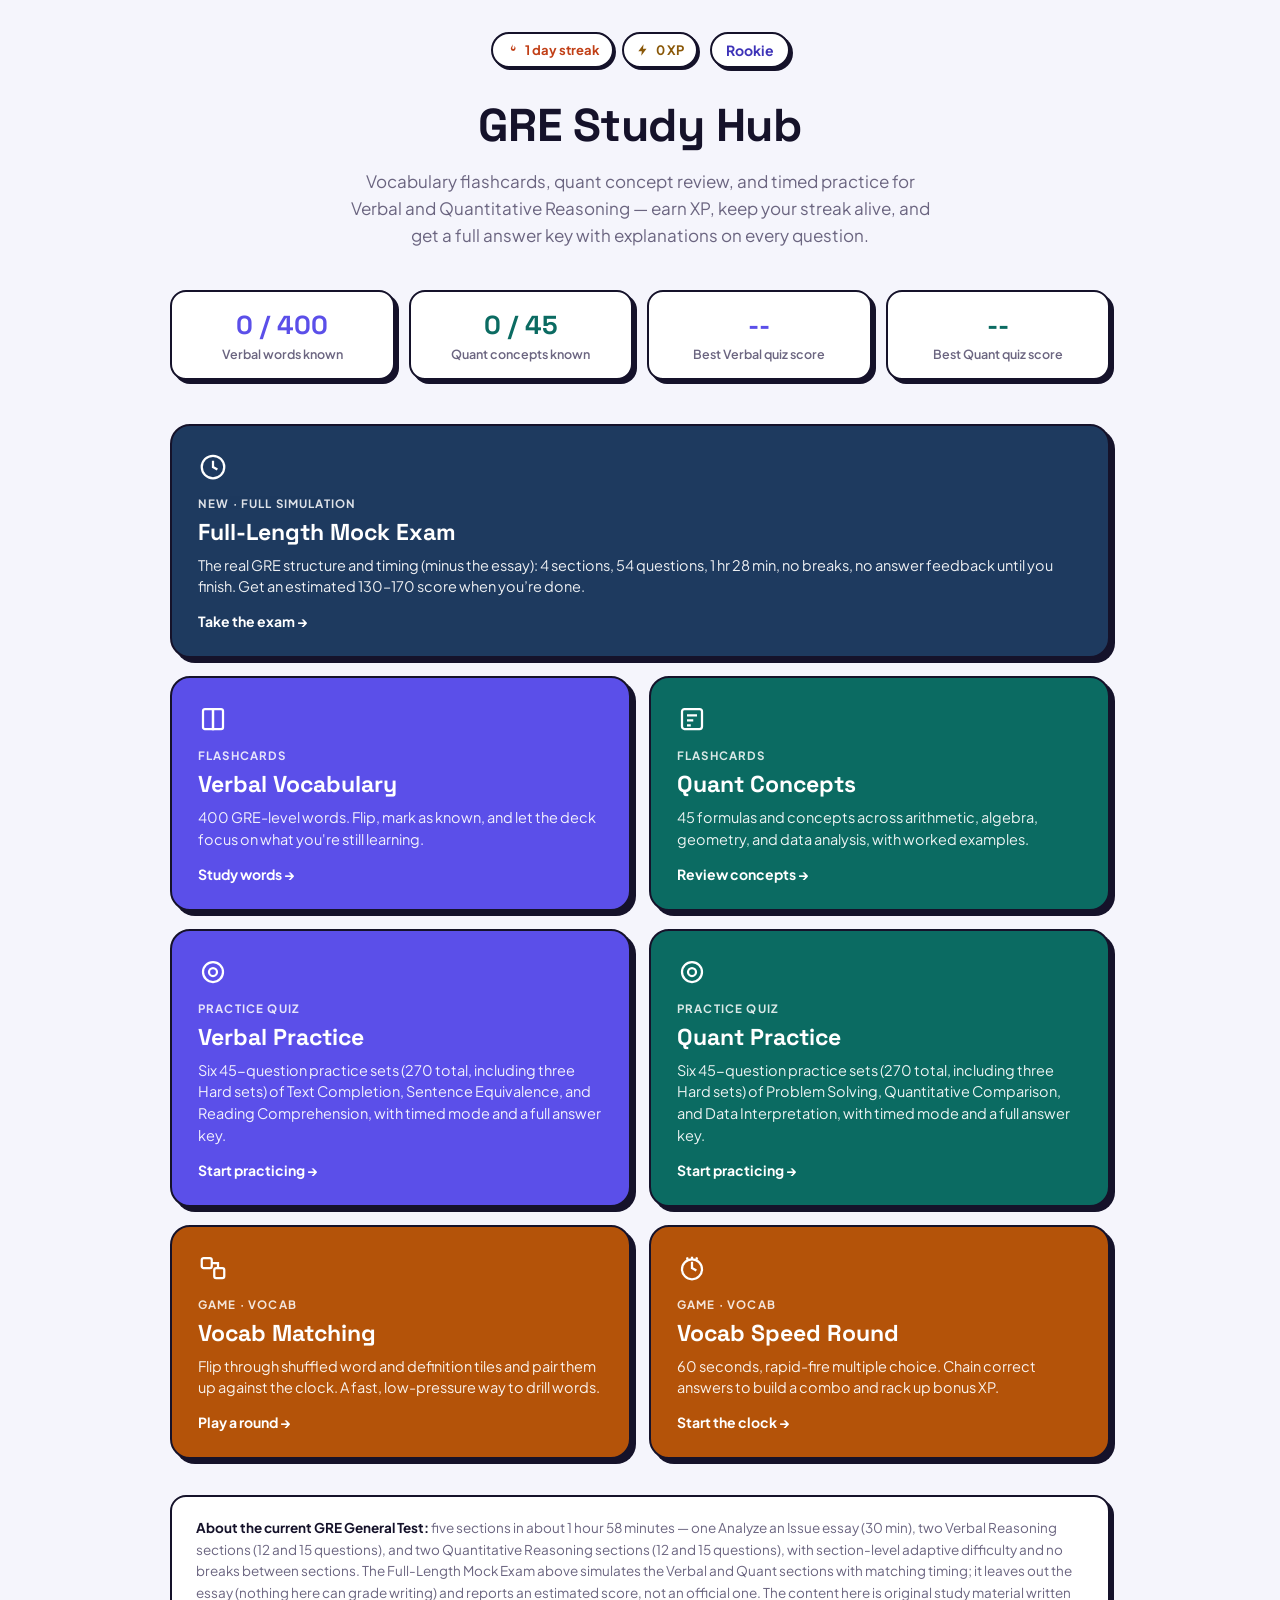
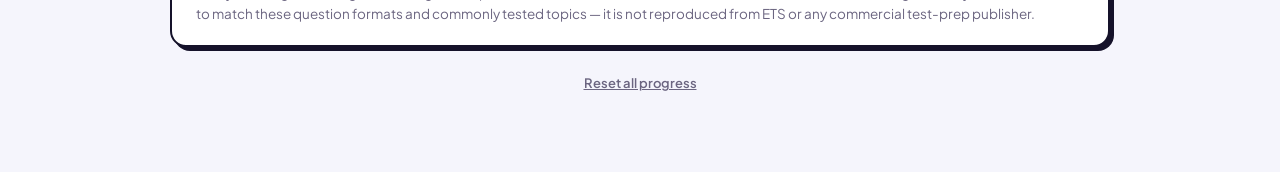
<file: index.html>
<!doctype html>
<html lang="en">
<head>
<meta charset="utf-8">
<meta name="viewport" content="width=device-width, initial-scale=1">
<title>GRE Study Hub</title>
<link rel="stylesheet" href="https://fonts.googleapis.com/css2?family=Space+Grotesk:wght@500;600;700&family=Plus+Jakarta+Sans:wght@400;500;600;700;800&display=swap">
<link rel="stylesheet" href="css/style.css?v=__BUILD_ID__">
</head>
<body>
<div class="wrap">
<div class="inner-wide">

<div style="display:flex;justify-content:center;gap:12px;margin-bottom:28px;" class="pillrow" id="gamify-header-row">
  <div class="pillrow big" id="gamify-header"></div>
  <div class="pill big" id="level-pill" style="color:var(--primary-dark);"></div>
</div>

<div style="text-align:center;margin-bottom:40px;">
<h1 style="font-size:46px;margin-bottom:14px;letter-spacing:-.01em;">GRE Study Hub</h1>
<p style="color:var(--ink-soft);font-size:17px;line-height:1.6;max-width:600px;margin:0 auto;">Vocabulary flashcards, quant concept review, and timed practice for Verbal and Quantitative Reasoning &mdash; earn XP, keep your streak alive, and get a full answer key with explanations on every question.</p>
</div>

<div style="display:grid;grid-template-columns:repeat(4,minmax(0,1fr));gap:14px;margin-bottom:44px;">
<div class="statbox"><div class="num" style="color:var(--verbal);" id="stat-verbal-known"></div><div class="label">Verbal words known</div></div>
<div class="statbox"><div class="num" style="color:var(--quant);" id="stat-quant-known"></div><div class="label">Quant concepts known</div></div>
<div class="statbox"><div class="num" style="color:var(--verbal);" id="stat-verbal-best"></div><div class="label">Best Verbal quiz score</div></div>
<div class="statbox"><div class="num" style="color:var(--quant);" id="stat-quant-best"></div><div class="label">Best Quant quiz score</div></div>
</div>

<div style="display:grid;grid-template-columns:repeat(2,minmax(0,1fr));gap:18px;margin-bottom:36px;">

<a class="tile tile-mock" href="mock-exam.html" style="grid-column:1 / -1;">
<svg class="icon" viewBox="0 0 24 24" width="30" height="30" fill="none" stroke="#fff" stroke-width="1.8" style="margin-bottom:14px;"><circle cx="12" cy="12" r="9"/><path d="M12 7v5l3.5 2"/></svg>
<div class="kicker">New &middot; Full Simulation</div>
<h2>Full-Length Mock Exam</h2>
<p id="tile-mock-desc"></p>
<div class="cta">Take the exam &rarr;</div>
</a>

<a class="tile tile-verbal" href="verbal-flashcards.html">
<svg class="icon" viewBox="0 0 24 24" width="30" height="30" fill="none" stroke="#fff" stroke-width="1.8" style="margin-bottom:14px;"><path d="M4 5.5C4 4.7 4.7 4 5.5 4H12v16H5.5A1.5 1.5 0 014 18.5v-13z"/><path d="M20 5.5c0-.8-.7-1.5-1.5-1.5H12v16h6.5a1.5 1.5 0 001.5-1.5v-13z"/></svg>
<div class="kicker">Flashcards</div>
<h2>Verbal Vocabulary</h2>
<p id="tile-verbal-desc"></p>
<div class="cta">Study words &rarr;</div>
</a>

<a class="tile tile-quant" href="quant-flashcards.html">
<svg class="icon" viewBox="0 0 24 24" width="30" height="30" fill="none" stroke="#fff" stroke-width="1.8" style="margin-bottom:14px;"><rect x="4" y="4" width="16" height="16" rx="2"/><path d="M8 9h8M8 13h5M8 17h3"/></svg>
<div class="kicker">Flashcards</div>
<h2>Quant Concepts</h2>
<p id="tile-quant-desc"></p>
<div class="cta">Review concepts &rarr;</div>
</a>

<a class="tile tile-verbal" href="verbal-quiz.html">
<svg class="icon" viewBox="0 0 24 24" width="30" height="30" fill="none" stroke="#fff" stroke-width="1.8" style="margin-bottom:14px;"><circle cx="12" cy="12" r="8"/><circle cx="12" cy="12" r="3.2"/></svg>
<div class="kicker">Practice Quiz</div>
<h2>Verbal Practice</h2>
<p id="tile-vq-desc"></p>
<div class="cta">Start practicing &rarr;</div>
</a>

<a class="tile tile-quant" href="quant-quiz.html">
<svg class="icon" viewBox="0 0 24 24" width="30" height="30" fill="none" stroke="#fff" stroke-width="1.8" style="margin-bottom:14px;"><circle cx="12" cy="12" r="8"/><circle cx="12" cy="12" r="3.2"/></svg>
<div class="kicker">Practice Quiz</div>
<h2>Quant Practice</h2>
<p id="tile-qq-desc"></p>
<div class="cta">Start practicing &rarr;</div>
</a>

<a class="tile tile-games" href="vocab-match.html">
<svg class="icon" viewBox="0 0 24 24" width="30" height="30" fill="none" stroke="#fff" stroke-width="1.8" style="margin-bottom:14px;"><rect x="3" y="4" width="8" height="8" rx="1.5"/><rect x="13" y="12" width="8" height="8" rx="1.5"/><path d="M11 8h4M16 12V8h-1"/></svg>
<div class="kicker">Game &middot; Vocab</div>
<h2>Vocab Matching</h2>
<p>Flip through shuffled word and definition tiles and pair them up against the clock. A fast, low-pressure way to drill words.</p>
<div class="cta">Play a round &rarr;</div>
</a>

<a class="tile tile-games" href="vocab-speed.html">
<svg class="icon" viewBox="0 0 24 24" width="30" height="30" fill="none" stroke="#fff" stroke-width="1.8" style="margin-bottom:14px;"><path d="M12 7v5l3.5 2"/><circle cx="12" cy="13" r="8"/><path d="M12 3v2M8 3.5l.5 1.8M16 3.5l-.5 1.8"/></svg>
<div class="kicker">Game &middot; Vocab</div>
<h2>Vocab Speed Round</h2>
<p>60 seconds, rapid-fire multiple choice. Chain correct answers to build a combo and rack up bonus XP.</p>
<div class="cta">Start the clock &rarr;</div>
</a>

</div>

<div class="infobox" style="margin-bottom:24px;">
<strong style="color:var(--ink);">About the current GRE General Test:</strong> five sections in about 1 hour 58 minutes &mdash; one Analyze an Issue essay (30 min), two Verbal Reasoning sections (12 and 15 questions), and two Quantitative Reasoning sections (12 and 15 questions), with section-level adaptive difficulty and no breaks between sections. The Full-Length Mock Exam above simulates the Verbal and Quant sections with matching timing; it leaves out the essay (nothing here can grade writing) and reports an estimated score, not an official one. The content here is original study material written to match these question formats and commonly tested topics &mdash; it is not reproduced from ETS or any commercial test-prep publisher.
</div>

<div style="text-align:center;">
<button class="reset-link" id="reset-all-btn">Reset all progress</button>
</div>

</div>
</div>

<script src="js/data.js?v=__BUILD_ID__"></script>
<script src="js/gamify.js?v=__BUILD_ID__"></script>
<script>
  document.getElementById('tile-mock-desc').textContent = 'The real GRE structure and timing (minus the essay): 4 sections, 54 questions, 1 hr 28 min, no breaks, no answer feedback until you finish. Get an estimated 130–170 score when you’re done.';
  document.getElementById('tile-verbal-desc').textContent = VOCAB.length + ' GRE-level words. Flip, mark as known, and let the deck focus on what you\'re still learning.';
  document.getElementById('tile-quant-desc').textContent = QUANT_CONCEPTS.length + ' formulas and concepts across arithmetic, algebra, geometry, and data analysis, with worked examples.';
  document.getElementById('tile-vq-desc').textContent = 'Six 45-question practice sets (' + VERBAL_QUESTIONS.length + ' total, including three Hard sets) of Text Completion, Sentence Equivalence, and Reading Comprehension, with timed mode and a full answer key.';
  document.getElementById('tile-qq-desc').textContent = 'Six 45-question practice sets (' + QUANT_QUESTIONS.length + ' total, including three Hard sets) of Problem Solving, Quantitative Comparison, and Data Interpretation, with timed mode and a full answer key.';
</script>
<script src="js/home.js?v=__BUILD_ID__"></script>
</body>
</html>
</file>
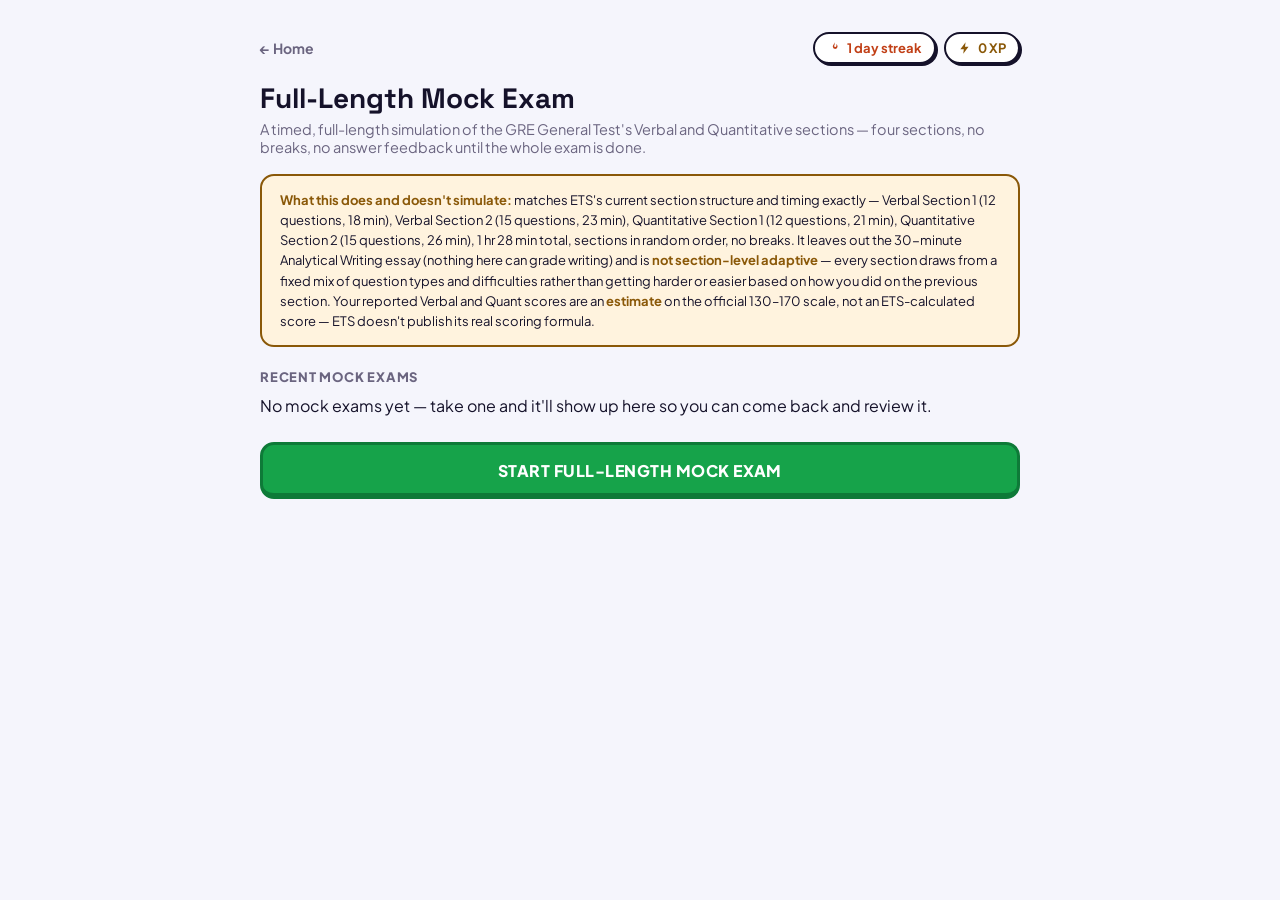
<file: mock-exam.html>
<!doctype html>
<html lang="en">
<head>
<meta charset="utf-8">
<meta name="viewport" content="width=device-width, initial-scale=1">
<title>Full-Length Mock Exam — GRE Study Hub</title>
<link rel="stylesheet" href="https://fonts.googleapis.com/css2?family=Space+Grotesk:wght@500;600;700&family=Plus+Jakarta+Sans:wght@400;500;600;700;800&display=swap">
<link rel="stylesheet" href="css/style.css?v=__BUILD_ID__">
</head>
<body class="section-mock">
<div class="wrap">
<div class="inner">

<div class="topbar">
<a class="home-link" href="index.html">&larr; Home</a>
<div class="pillrow" id="gamify-header"></div>
</div>

<div id="screen-start">
<h1 style="font-size:28px;margin-bottom:4px;">Full-Length Mock Exam</h1>
<p style="color:var(--ink-soft);margin:0 0 18px 0;font-size:14.5px;">A timed, full-length simulation of the GRE General Test's Verbal and Quantitative sections &mdash; four sections, no breaks, no answer feedback until the whole exam is done.</p>

<div class="exam-disclaimer">
<strong>What this does and doesn't simulate:</strong> matches ETS's current section structure and timing exactly &mdash; Verbal Section 1 (12 questions, 18 min), Verbal Section 2 (15 questions, 23 min), Quantitative Section 1 (12 questions, 21 min), Quantitative Section 2 (15 questions, 26 min), 1 hr 28 min total, sections in random order, no breaks. It leaves out the 30-minute Analytical Writing essay (nothing here can grade writing) and is <strong>not section-level adaptive</strong> &mdash; every section draws from a fixed mix of question types and difficulties rather than getting harder or easier based on how you did on the previous section. Your reported Verbal and Quant scores are an <strong>estimate</strong> on the official 130&ndash;170 scale, not an ETS-calculated score &mdash; ETS doesn't publish its real scoring formula.
</div>

<div id="history-section" style="margin-bottom:26px;">
<div style="font-size:13px;letter-spacing:.06em;text-transform:uppercase;color:var(--ink-soft);font-weight:800;margin-bottom:10px;">Recent mock exams</div>
<div id="mock-history-list"></div>
<div id="mock-history-empty">No mock exams yet &mdash; take one and it'll show up here so you can come back and review it.</div>
</div>

<button class="start-btn" id="start-exam-btn">Start full-length mock exam</button>
</div>

<div id="screen-exam" class="hidden">

<div class="exam-banner">
<div>
<div class="exam-section-name" id="exam-section-name"></div>
<div class="exam-section-sub" id="exam-section-sub"></div>
</div>
<div class="exam-timer" id="exam-timer"></div>
</div>

<div class="exam-nav-grid" id="exam-nav-grid"></div>

<div id="exam-context-box" class="context-box hidden">
<div class="label" id="exam-context-label"></div>
<div id="exam-context-text"></div>
</div>

<div id="exam-prompt-text" style="font-size:17px;line-height:1.6;margin-bottom:18px;white-space:pre-line;"></div>
<div id="exam-select-hint" class="hidden" style="font-size:13px;color:var(--ink-soft);margin-bottom:10px;font-weight:600;">Select exactly two answers that both fit and create equivalent sentences.</div>

<div id="exam-choices-container"></div>

<div style="display:flex;justify-content:space-between;gap:12px;margin-top:22px;">
<button class="ctrl-btn" id="exam-prev-btn">&larr; Prev</button>
<button class="start-btn inline" id="exam-next-btn">Next question &rarr;</button>
</div>
<div style="text-align:center;margin-top:20px;">
<button class="reset-link" id="exam-end-section-btn">End section now and continue</button>
</div>
</div>

<div id="screen-results" class="hidden">

<div class="exam-disclaimer">
Scores below are an <strong>estimate</strong> on the official 130&ndash;170 GRE scale, derived from your raw number correct &mdash; not an ETS-calculated score. Percentiles are likewise approximate, anchored to ETS's published percentile tables.
</div>

<div class="score-card-row">
<div class="score-card">
<div class="score-label">Verbal Reasoning (est.)</div>
<div class="score-big" id="score-verbal-big"></div>
<div class="score-raw" id="score-verbal-raw"></div>
<div class="score-pct" id="score-verbal-pct"></div>
</div>
<div class="score-card">
<div class="score-label">Quant Reasoning (est.)</div>
<div class="score-big" id="score-quant-big"></div>
<div class="score-raw" id="score-quant-raw"></div>
<div class="score-pct" id="score-quant-pct"></div>
</div>
</div>

<div style="text-align:center;margin-bottom:24px;">
<div id="exam-xp-earned-text" style="font-size:13px;color:var(--xp-dark);font-weight:800;"></div>
<div style="margin-top:16px;">
<button class="ctrl-btn" id="exam-restart-btn">Back to start</button>
</div>
</div>

<div style="font-size:13px;letter-spacing:.06em;text-transform:uppercase;color:var(--ink-soft);font-weight:800;margin-bottom:14px;">Section-by-section review</div>
<div id="exam-review-list"></div>

</div>

</div>
</div>

<script src="js/data.js?v=__BUILD_ID__"></script>
<script src="js/gamify.js?v=__BUILD_ID__"></script>
<script src="js/mock-exam.js?v=__BUILD_ID__"></script>
</body>
</html>
</file>
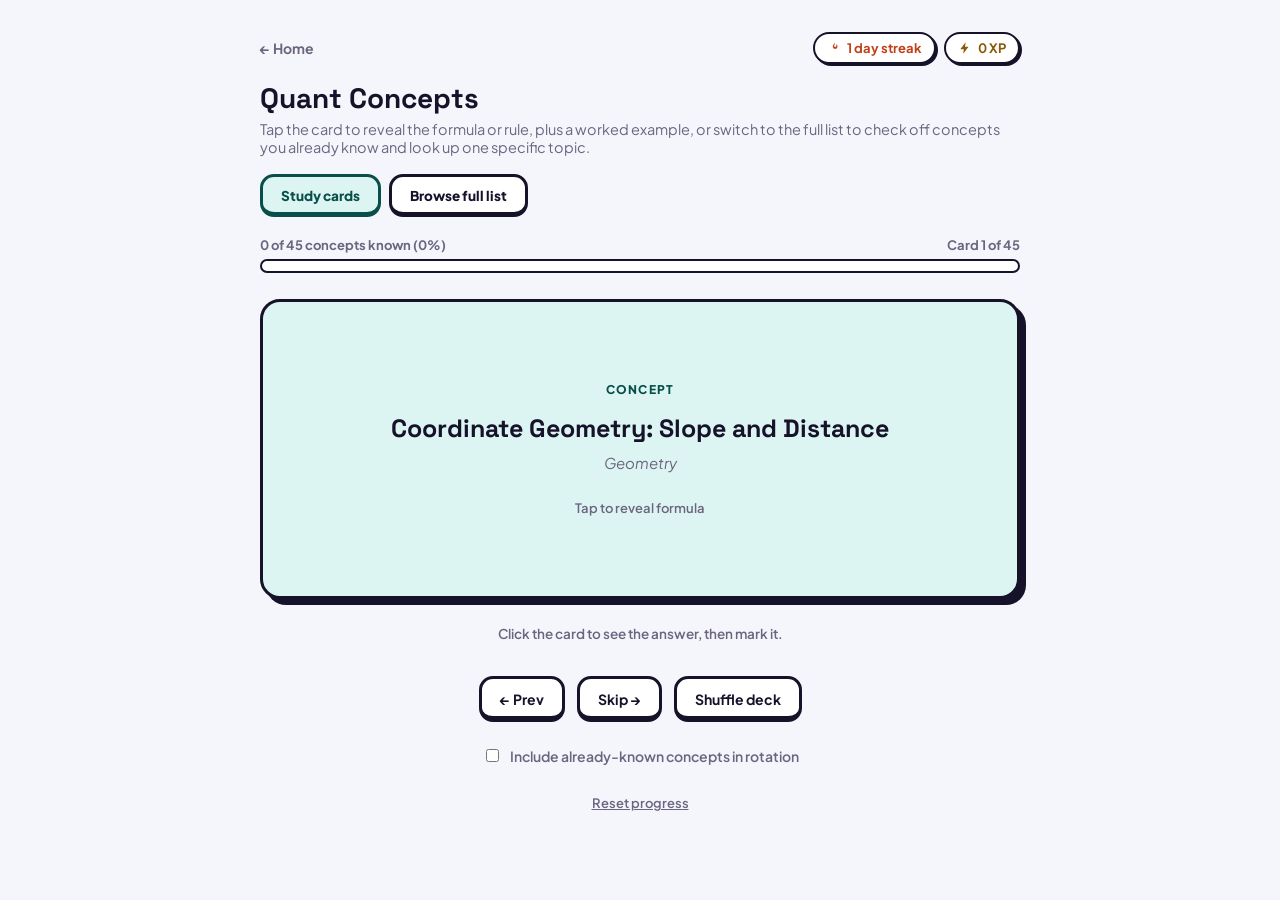
<file: quant-flashcards.html>
<!doctype html>
<html lang="en">
<head>
<meta charset="utf-8">
<meta name="viewport" content="width=device-width, initial-scale=1">
<title>Quant Concepts — GRE Study Hub</title>
<link rel="stylesheet" href="https://fonts.googleapis.com/css2?family=Space+Grotesk:wght@500;600;700&family=Plus+Jakarta+Sans:wght@400;500;600;700;800&display=swap">
<link rel="stylesheet" href="css/style.css?v=__BUILD_ID__">
</head>
<body class="section-quant">
<div class="wrap">
<div class="inner">

<div class="topbar">
<a class="home-link" href="index.html">&larr; Home</a>
<div class="pillrow" id="gamify-header"></div>
</div>

<h1 style="font-size:28px;margin-bottom:4px;">Quant Concepts</h1>
<p style="color:var(--ink-soft);margin:0 0 18px 0;font-size:14.5px;">Tap the card to reveal the formula or rule, plus a worked example, or switch to the full list to check off concepts you already know and look up one specific topic.</p>

<div class="view-toggle">
<button class="view-toggle-btn active" id="view-card-btn" type="button">Study cards</button>
<button class="view-toggle-btn" id="view-list-btn" type="button">Browse full list</button>
</div>

<div id="card-view">

<div style="display:flex;justify-content:space-between;align-items:center;margin-bottom:6px;">
<div id="progress-line" style="font-size:13px;color:var(--ink-soft);font-weight:700;"></div>
<div id="deck-pos" style="font-size:13px;color:var(--ink-soft);font-weight:700;"></div>
</div>
<div class="progress-track" style="margin-bottom:26px;"><div class="progress-fill" id="progress-fill" style="width:0%;"></div></div>

<div style="position:relative;">
<div class="burst hidden" id="burst">+5 XP</div>
<button class="flip-outer" id="flip-btn" aria-label="Flip card to reveal the answer">
<div class="flash-card" id="flash-card">
<div class="flip-face front-face">
<div id="front-label" style="font-size:12px;letter-spacing:.1em;text-transform:uppercase;color:var(--section-dark);margin-bottom:16px;font-weight:800;"></div>
<div id="front-main" style="font-family:'Space Grotesk',sans-serif;font-weight:700;line-height:1.2;"></div>
<div id="front-sub" style="color:var(--ink-soft);font-style:italic;margin-top:10px;font-size:15px;"></div>
<div id="tap-hint" style="margin-top:28px;font-size:13px;color:var(--ink-soft);font-weight:600;"></div>
</div>
<div class="flip-face flip-back">
<div id="back-label" style="font-size:12px;letter-spacing:.1em;text-transform:uppercase;color:var(--section-dark);margin-bottom:12px;font-weight:800;"></div>
<div id="back-main" style="font-size:18px;line-height:1.55;"></div>
<div id="back-sub" style="margin-top:18px;font-size:14.5px;color:var(--ink-soft);font-style:italic;"></div>
</div>
</div>
</button>
</div>

<div id="mark-actions" class="hidden" style="display:flex;justify-content:center;gap:14px;margin-top:26px;">
<button class="act-btn bad" id="mark-learning-btn">Still learning</button>
<button class="act-btn good" id="mark-known-btn">Got it! +5 XP</button>
</div>
<div id="mark-hint" style="margin-top:26px;font-size:13.5px;color:var(--ink-soft);text-align:center;font-weight:600;">Click the card to see the answer, then mark it.</div>

<div style="display:flex;justify-content:center;gap:12px;margin-top:34px;flex-wrap:wrap;">
<button class="ctrl-btn" id="prev-btn">&larr; Prev</button>
<button class="ctrl-btn" id="skip-btn">Skip &rarr;</button>
<button class="ctrl-btn" id="shuffle-btn">Shuffle deck</button>
</div>

<div style="display:flex;justify-content:center;align-items:center;gap:8px;margin-top:24px;">
<input type="checkbox" id="include-known-cb">
<label for="include-known-cb" id="include-known-label" style="font-size:14px;color:var(--ink-soft);font-weight:600;"></label>
</div>

</div>

<div id="list-view" class="hidden">

<div style="display:flex;gap:10px;align-items:center;margin-bottom:14px;flex-wrap:wrap;">
<input type="text" id="list-search" class="list-search-input" placeholder="Search…">
<span id="list-count" style="font-size:13px;color:var(--ink-soft);font-weight:700;white-space:nowrap;"></span>
</div>

<div id="word-list"></div>
<div id="word-list-empty" class="hidden">No matches.</div>

</div>

<div style="text-align:center;margin-top:26px;">
<button class="reset-link" id="reset-btn">Reset progress</button>
</div>

</div>
</div>

<script src="js/data.js?v=__BUILD_ID__"></script>
<script src="js/gamify.js?v=__BUILD_ID__"></script>
<script>
  window.FLASHCARDS_CONFIG = {
    cards: QUANT_CONCEPTS.map(function (q) { return [q.topic, q.category, q.content, 'Example: ' + q.ex]; }),
    storageKey: 'gre_quant_known',
    unitPlural: 'concepts',
    frontLabel: 'Concept',
    frontMainSize: 25,
    backLabelLower: 'formula'
  };
</script>
<script src="js/flashcards.js?v=__BUILD_ID__"></script>
</body>
</html>
</file>
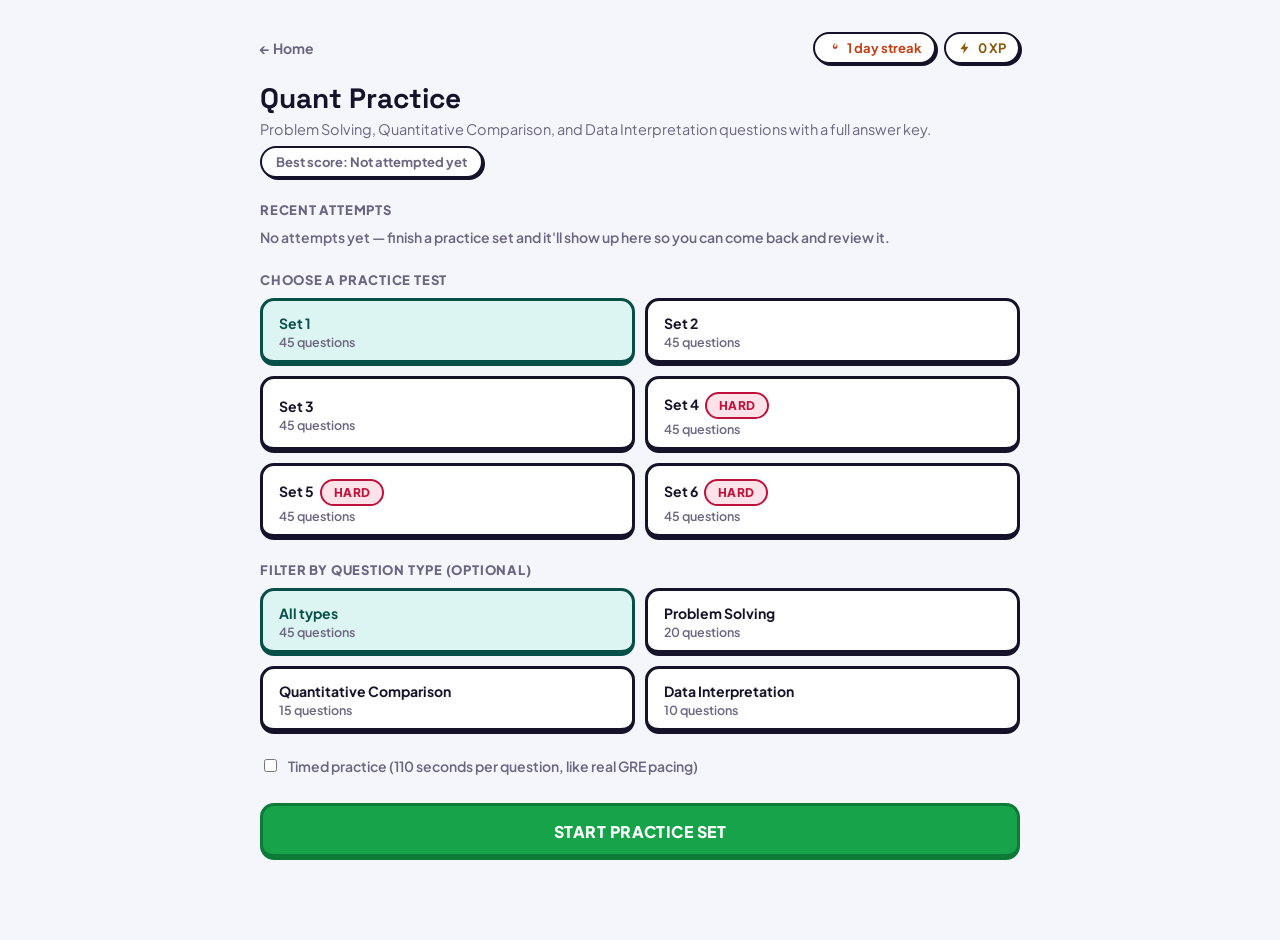
<file: quant-quiz.html>
<!doctype html>
<html lang="en">
<head>
<meta charset="utf-8">
<meta name="viewport" content="width=device-width, initial-scale=1">
<title>Quant Practice — GRE Study Hub</title>
<link rel="stylesheet" href="https://fonts.googleapis.com/css2?family=Space+Grotesk:wght@500;600;700&family=Plus+Jakarta+Sans:wght@400;500;600;700;800&display=swap">
<link rel="stylesheet" href="css/style.css?v=__BUILD_ID__">
</head>
<body class="section-quant">
<div class="wrap">
<div class="inner">

<div class="topbar">
<a class="home-link" href="index.html">&larr; Home</a>
<div class="pillrow" id="gamify-header"></div>
</div>

<div id="screen-setup">
<h1 id="setup-title" style="font-size:28px;margin-bottom:4px;"></h1>
<p id="setup-subtitle" style="color:var(--ink-soft);margin:0 0 8px 0;font-size:14.5px;"></p>
<div style="margin-bottom:24px;"><span class="stat-pill" id="best-score-line"></span></div>

<div id="history-section" style="margin-bottom:26px;">
<div style="font-size:13px;letter-spacing:.06em;text-transform:uppercase;color:var(--ink-soft);font-weight:800;margin-bottom:10px;">Recent attempts</div>
<div id="history-list"></div>
<div id="history-empty">No attempts yet — finish a practice set and it'll show up here so you can come back and review it.</div>
</div>

<div style="font-size:13px;letter-spacing:.06em;text-transform:uppercase;color:var(--ink-soft);font-weight:800;margin-bottom:10px;">Choose a practice test</div>
<div id="set-picker" style="display:grid;grid-template-columns:repeat(2,minmax(0,1fr));gap:10px;margin-bottom:22px;">
<button class="filter-btn set-btn" data-set="1">Set 1<span class="filter-count">45 questions</span></button>
<button class="filter-btn set-btn" data-set="2">Set 2<span class="filter-count">45 questions</span></button>
<button class="filter-btn set-btn" data-set="3">Set 3<span class="filter-count">45 questions</span></button>
<button class="filter-btn set-btn set-btn-hard" data-set="4">Set 4 <span class="badge badge-bad" style="margin-left:4px;">Hard</span><span class="filter-count">45 questions</span></button>
<button class="filter-btn set-btn set-btn-hard" data-set="5">Set 5 <span class="badge badge-bad" style="margin-left:4px;">Hard</span><span class="filter-count">45 questions</span></button>
<button class="filter-btn set-btn set-btn-hard" data-set="6">Set 6 <span class="badge badge-bad" style="margin-left:4px;">Hard</span><span class="filter-count">45 questions</span></button>
</div>

<div style="font-size:13px;letter-spacing:.06em;text-transform:uppercase;color:var(--ink-soft);font-weight:800;margin-bottom:10px;">Filter by question type (optional)</div>
<div style="display:grid;grid-template-columns:repeat(2,minmax(0,1fr));gap:10px;margin-bottom:22px;">
<button class="filter-btn active" id="filter-all">All types<span class="filter-count" id="count-all"></span></button>
<button class="filter-btn" id="filter-a"><span id="filter-a-label"></span><span class="filter-count" id="count-a"></span></button>
<button class="filter-btn" id="filter-b"><span id="filter-b-label"></span><span class="filter-count" id="count-b"></span></button>
<button class="filter-btn" id="filter-c"><span id="filter-c-label"></span><span class="filter-count" id="count-c"></span></button>
</div>

<div style="display:flex;align-items:center;gap:8px;margin-bottom:28px;">
<input type="checkbox" id="timed-cb">
<label for="timed-cb" id="timed-label" style="font-size:14px;color:var(--ink-soft);font-weight:600;"></label>
</div>

<button class="start-btn" id="start-btn">Start practice set</button>
</div>

<div id="screen-quiz" class="hidden">
<div style="display:flex;justify-content:space-between;align-items:center;margin-bottom:6px;">
<div id="progress-text" style="font-size:13px;color:var(--ink-soft);font-weight:700;"></div>
<div id="timer-text" class="hidden" style="font-size:13px;font-weight:800;"></div>
</div>
<div class="progress-track thin" style="margin-bottom:20px;"><div class="progress-fill" id="quiz-progress-fill" style="width:0%;"></div></div>
<div id="current-type-label" style="font-size:12px;letter-spacing:.08em;text-transform:uppercase;color:var(--section-dark);font-weight:800;margin-bottom:10px;"></div>

<div id="context-box" class="context-box hidden">
<div class="label" id="context-label"></div>
<div id="context-text"></div>
</div>

<div id="prompt-text" style="font-size:17px;line-height:1.6;margin-bottom:18px;white-space:pre-line;"></div>
<div id="select-hint" class="hidden" style="font-size:13px;color:var(--ink-soft);margin-bottom:10px;font-weight:600;">Select exactly two answers that both fit and create equivalent sentences.</div>

<div id="choices-container"></div>

<div id="feedback-box" class="context-box hidden" style="margin-top:8px;">
<span class="badge" id="result-badge"></span>
<div style="margin-top:10px;font-weight:800;">Correct answer</div>
<div id="correct-answer-text" style="margin-top:2px;"></div>
<div id="explanation-text" style="margin-top:12px;"></div>
</div>

<div style="display:flex;justify-content:space-between;gap:12px;margin-top:22px;">
<button class="ctrl-btn" id="prev-q-btn">&larr; Prev</button>
<button class="start-btn inline" id="check-btn">Check answer</button>
<button class="start-btn inline hidden" id="next-btn">Next question &rarr;</button>
</div>
<div style="text-align:center;margin-top:20px;">
<button class="reset-link" id="end-quiz-btn">End quiz now and see results</button>
</div>
</div>

<div id="screen-results" class="hidden">
<div style="text-align:center;margin-bottom:28px;">
<div id="stars" style="margin-bottom:10px;"></div>
<div id="final-score" style="font-family:'Space Grotesk',sans-serif;font-size:48px;font-weight:700;color:var(--section);"></div>
<div id="score-message" style="font-size:16px;color:var(--ink-soft);margin-top:6px;font-weight:600;"></div>
<div id="xp-earned-text" style="font-size:13px;color:var(--xp-dark);margin-top:8px;font-weight:800;"></div>
<div style="display:flex;justify-content:center;gap:12px;margin-top:20px;">
<button class="ctrl-btn" id="restart-btn">Try another set</button>
</div>
</div>
<div style="font-size:13px;letter-spacing:.06em;text-transform:uppercase;color:var(--ink-soft);font-weight:800;margin-bottom:14px;">Answer key &amp; explanations</div>
<div id="review-list"></div>
</div>

</div>
</div>

<script src="js/data.js?v=__BUILD_ID__"></script>
<script src="js/gamify.js?v=__BUILD_ID__"></script>
<script>
  window.QUIZ_CONFIG = {
    questions: QUANT_QUESTIONS,
    typeKeys: ['problem-solving', 'quantitative-comparison', 'data-interpretation'],
    typeLabels: {
      'problem-solving': 'Problem Solving',
      'quantitative-comparison': 'Quantitative Comparison',
      'data-interpretation': 'Data Interpretation'
    },
    bestKey: 'gre_quant_best',
    perQSeconds: 110,
    title: 'Quant Practice',
    subtitle: 'Problem Solving, Quantitative Comparison, and Data Interpretation questions with a full answer key.'
  };
</script>
<script src="js/quiz.js?v=__BUILD_ID__"></script>
</body>
</html>
</file>
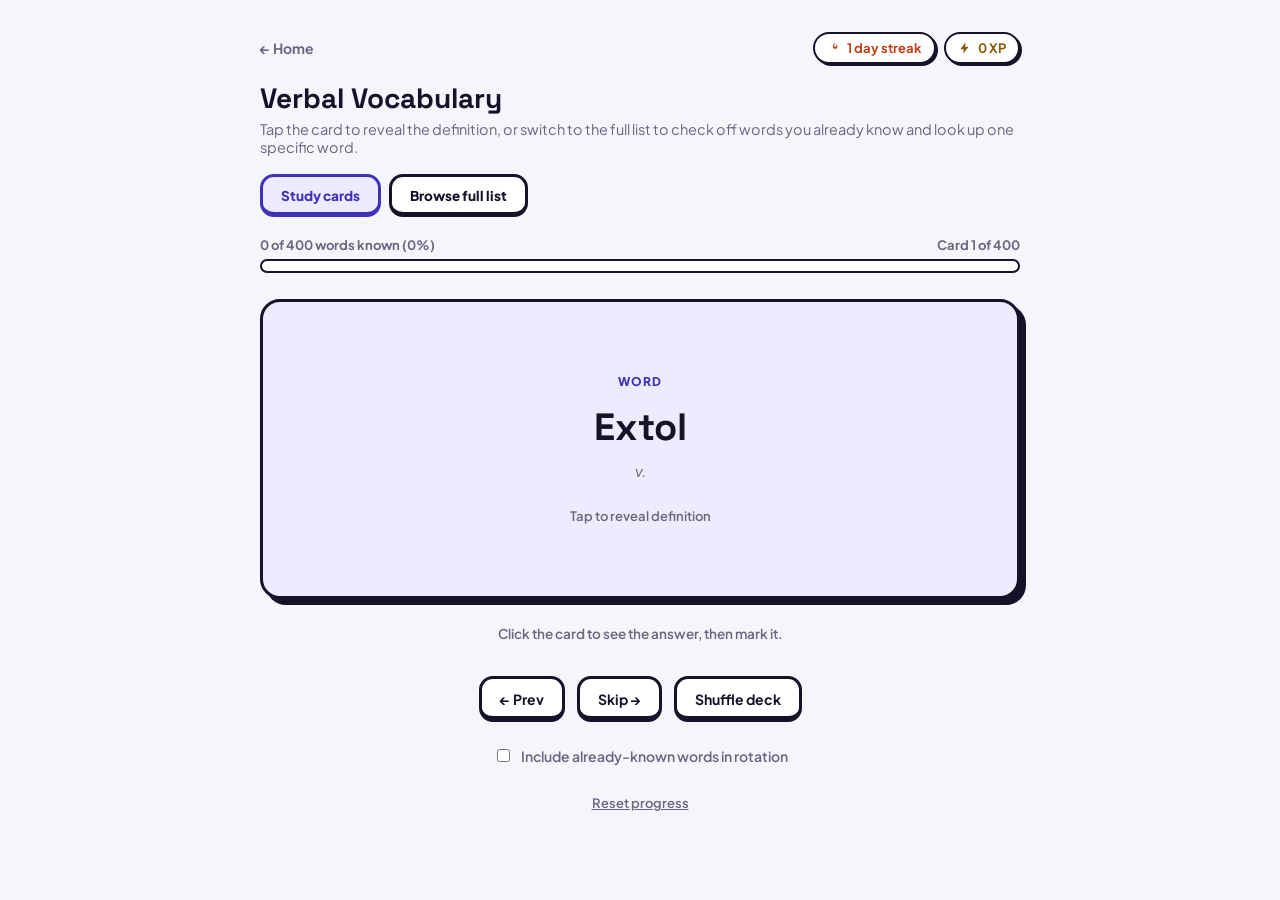
<file: verbal-flashcards.html>
<!doctype html>
<html lang="en">
<head>
<meta charset="utf-8">
<meta name="viewport" content="width=device-width, initial-scale=1">
<title>Verbal Vocabulary — GRE Study Hub</title>
<link rel="stylesheet" href="https://fonts.googleapis.com/css2?family=Space+Grotesk:wght@500;600;700&family=Plus+Jakarta+Sans:wght@400;500;600;700;800&display=swap">
<link rel="stylesheet" href="css/style.css?v=__BUILD_ID__">
</head>
<body class="section-verbal">
<div class="wrap">
<div class="inner">

<div class="topbar">
<a class="home-link" href="index.html">&larr; Home</a>
<div class="pillrow" id="gamify-header"></div>
</div>

<h1 style="font-size:28px;margin-bottom:4px;">Verbal Vocabulary</h1>
<p style="color:var(--ink-soft);margin:0 0 18px 0;font-size:14.5px;">Tap the card to reveal the definition, or switch to the full list to check off words you already know and look up one specific word.</p>

<div class="view-toggle">
<button class="view-toggle-btn active" id="view-card-btn" type="button">Study cards</button>
<button class="view-toggle-btn" id="view-list-btn" type="button">Browse full list</button>
</div>

<div id="card-view">

<div style="display:flex;justify-content:space-between;align-items:center;margin-bottom:6px;">
<div id="progress-line" style="font-size:13px;color:var(--ink-soft);font-weight:700;"></div>
<div id="deck-pos" style="font-size:13px;color:var(--ink-soft);font-weight:700;"></div>
</div>
<div class="progress-track" style="margin-bottom:26px;"><div class="progress-fill" id="progress-fill" style="width:0%;"></div></div>

<div style="position:relative;">
<div class="burst hidden" id="burst">+5 XP</div>
<button class="flip-outer" id="flip-btn" aria-label="Flip card to reveal the answer">
<div class="flash-card" id="flash-card">
<div class="flip-face front-face">
<div id="front-label" style="font-size:12px;letter-spacing:.1em;text-transform:uppercase;color:var(--section-dark);margin-bottom:16px;font-weight:800;"></div>
<div id="front-main" style="font-family:'Space Grotesk',sans-serif;font-weight:700;line-height:1.2;"></div>
<div id="front-sub" style="color:var(--ink-soft);font-style:italic;margin-top:10px;font-size:15px;"></div>
<div id="tap-hint" style="margin-top:28px;font-size:13px;color:var(--ink-soft);font-weight:600;"></div>
</div>
<div class="flip-face flip-back">
<div id="back-label" style="font-size:12px;letter-spacing:.1em;text-transform:uppercase;color:var(--section-dark);margin-bottom:12px;font-weight:800;"></div>
<div id="back-main" style="font-size:18px;line-height:1.55;"></div>
<div id="back-sub" style="margin-top:18px;font-size:14.5px;color:var(--ink-soft);font-style:italic;"></div>
</div>
</div>
</button>
</div>

<div id="mark-actions" class="hidden" style="display:flex;justify-content:center;gap:14px;margin-top:26px;">
<button class="act-btn bad" id="mark-learning-btn">Still learning</button>
<button class="act-btn good" id="mark-known-btn">Got it! +5 XP</button>
</div>
<div id="mark-hint" style="margin-top:26px;font-size:13.5px;color:var(--ink-soft);text-align:center;font-weight:600;">Click the card to see the answer, then mark it.</div>

<div style="display:flex;justify-content:center;gap:12px;margin-top:34px;flex-wrap:wrap;">
<button class="ctrl-btn" id="prev-btn">&larr; Prev</button>
<button class="ctrl-btn" id="skip-btn">Skip &rarr;</button>
<button class="ctrl-btn" id="shuffle-btn">Shuffle deck</button>
</div>

<div style="display:flex;justify-content:center;align-items:center;gap:8px;margin-top:24px;">
<input type="checkbox" id="include-known-cb">
<label for="include-known-cb" id="include-known-label" style="font-size:14px;color:var(--ink-soft);font-weight:600;"></label>
</div>

</div>

<div id="list-view" class="hidden">

<div style="display:flex;gap:10px;align-items:center;margin-bottom:14px;flex-wrap:wrap;">
<input type="text" id="list-search" class="list-search-input" placeholder="Search…">
<span id="list-count" style="font-size:13px;color:var(--ink-soft);font-weight:700;white-space:nowrap;"></span>
</div>

<div id="word-list"></div>
<div id="word-list-empty" class="hidden">No matches.</div>

</div>

<div style="text-align:center;margin-top:26px;">
<button class="reset-link" id="reset-btn">Reset progress</button>
</div>

</div>
</div>

<script src="js/data.js?v=__BUILD_ID__"></script>
<script src="js/gamify.js?v=__BUILD_ID__"></script>
<script>
  window.FLASHCARDS_CONFIG = {
    cards: VOCAB.map(function (v) { return [v.word, v.pos, v.def, '“' + v.ex + '”']; }),
    storageKey: 'gre_verbal_known',
    unitPlural: 'words',
    frontLabel: 'Word',
    frontMainSize: 38,
    backLabelLower: 'definition'
  };
</script>
<script src="js/flashcards.js?v=__BUILD_ID__"></script>
</body>
</html>
</file>
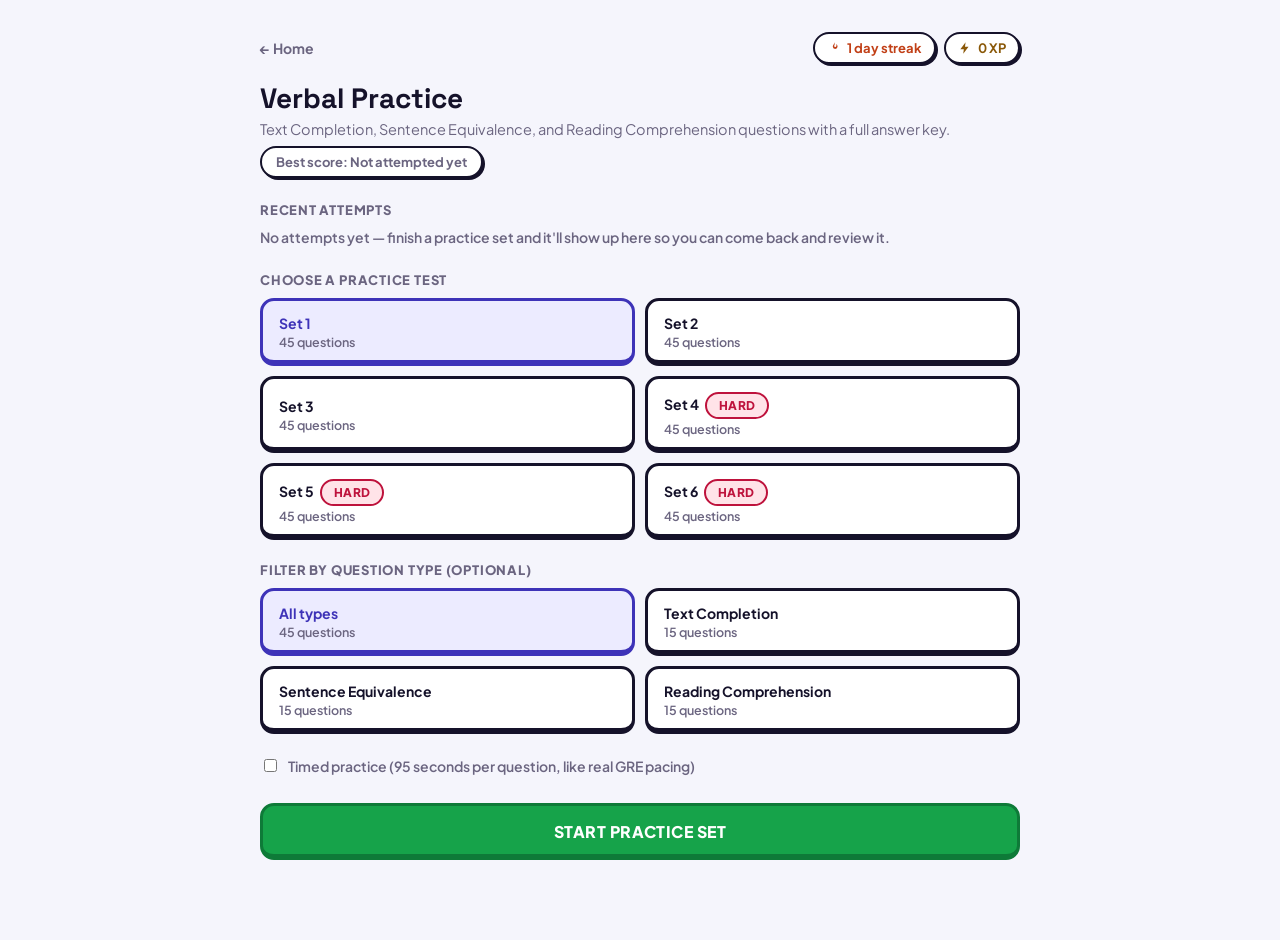
<file: verbal-quiz.html>
<!doctype html>
<html lang="en">
<head>
<meta charset="utf-8">
<meta name="viewport" content="width=device-width, initial-scale=1">
<title>Verbal Practice — GRE Study Hub</title>
<link rel="stylesheet" href="https://fonts.googleapis.com/css2?family=Space+Grotesk:wght@500;600;700&family=Plus+Jakarta+Sans:wght@400;500;600;700;800&display=swap">
<link rel="stylesheet" href="css/style.css?v=__BUILD_ID__">
</head>
<body class="section-verbal">
<div class="wrap">
<div class="inner">

<div class="topbar">
<a class="home-link" href="index.html">&larr; Home</a>
<div class="pillrow" id="gamify-header"></div>
</div>

<div id="screen-setup">
<h1 id="setup-title" style="font-size:28px;margin-bottom:4px;"></h1>
<p id="setup-subtitle" style="color:var(--ink-soft);margin:0 0 8px 0;font-size:14.5px;"></p>
<div style="margin-bottom:24px;"><span class="stat-pill" id="best-score-line"></span></div>

<div id="history-section" style="margin-bottom:26px;">
<div style="font-size:13px;letter-spacing:.06em;text-transform:uppercase;color:var(--ink-soft);font-weight:800;margin-bottom:10px;">Recent attempts</div>
<div id="history-list"></div>
<div id="history-empty">No attempts yet — finish a practice set and it'll show up here so you can come back and review it.</div>
</div>

<div style="font-size:13px;letter-spacing:.06em;text-transform:uppercase;color:var(--ink-soft);font-weight:800;margin-bottom:10px;">Choose a practice test</div>
<div id="set-picker" style="display:grid;grid-template-columns:repeat(2,minmax(0,1fr));gap:10px;margin-bottom:22px;">
<button class="filter-btn set-btn" data-set="1">Set 1<span class="filter-count">45 questions</span></button>
<button class="filter-btn set-btn" data-set="2">Set 2<span class="filter-count">45 questions</span></button>
<button class="filter-btn set-btn" data-set="3">Set 3<span class="filter-count">45 questions</span></button>
<button class="filter-btn set-btn set-btn-hard" data-set="4">Set 4 <span class="badge badge-bad" style="margin-left:4px;">Hard</span><span class="filter-count">45 questions</span></button>
<button class="filter-btn set-btn set-btn-hard" data-set="5">Set 5 <span class="badge badge-bad" style="margin-left:4px;">Hard</span><span class="filter-count">45 questions</span></button>
<button class="filter-btn set-btn set-btn-hard" data-set="6">Set 6 <span class="badge badge-bad" style="margin-left:4px;">Hard</span><span class="filter-count">45 questions</span></button>
</div>

<div style="font-size:13px;letter-spacing:.06em;text-transform:uppercase;color:var(--ink-soft);font-weight:800;margin-bottom:10px;">Filter by question type (optional)</div>
<div style="display:grid;grid-template-columns:repeat(2,minmax(0,1fr));gap:10px;margin-bottom:22px;">
<button class="filter-btn active" id="filter-all">All types<span class="filter-count" id="count-all"></span></button>
<button class="filter-btn" id="filter-a"><span id="filter-a-label"></span><span class="filter-count" id="count-a"></span></button>
<button class="filter-btn" id="filter-b"><span id="filter-b-label"></span><span class="filter-count" id="count-b"></span></button>
<button class="filter-btn" id="filter-c"><span id="filter-c-label"></span><span class="filter-count" id="count-c"></span></button>
</div>

<div style="display:flex;align-items:center;gap:8px;margin-bottom:28px;">
<input type="checkbox" id="timed-cb">
<label for="timed-cb" id="timed-label" style="font-size:14px;color:var(--ink-soft);font-weight:600;"></label>
</div>

<button class="start-btn" id="start-btn">Start practice set</button>
</div>

<div id="screen-quiz" class="hidden">
<div style="display:flex;justify-content:space-between;align-items:center;margin-bottom:6px;">
<div id="progress-text" style="font-size:13px;color:var(--ink-soft);font-weight:700;"></div>
<div id="timer-text" class="hidden" style="font-size:13px;font-weight:800;"></div>
</div>
<div class="progress-track thin" style="margin-bottom:20px;"><div class="progress-fill" id="quiz-progress-fill" style="width:0%;"></div></div>
<div id="current-type-label" style="font-size:12px;letter-spacing:.08em;text-transform:uppercase;color:var(--section-dark);font-weight:800;margin-bottom:10px;"></div>

<div id="context-box" class="context-box hidden">
<div class="label" id="context-label"></div>
<div id="context-text"></div>
</div>

<div id="prompt-text" style="font-size:17px;line-height:1.6;margin-bottom:18px;white-space:pre-line;"></div>
<div id="select-hint" class="hidden" style="font-size:13px;color:var(--ink-soft);margin-bottom:10px;font-weight:600;">Select exactly two answers that both fit and create equivalent sentences.</div>

<div id="choices-container"></div>

<div id="feedback-box" class="context-box hidden" style="margin-top:8px;">
<span class="badge" id="result-badge"></span>
<div style="margin-top:10px;font-weight:800;">Correct answer</div>
<div id="correct-answer-text" style="margin-top:2px;"></div>
<div id="explanation-text" style="margin-top:12px;"></div>
</div>

<div style="display:flex;justify-content:space-between;gap:12px;margin-top:22px;">
<button class="ctrl-btn" id="prev-q-btn">&larr; Prev</button>
<button class="start-btn inline" id="check-btn">Check answer</button>
<button class="start-btn inline hidden" id="next-btn">Next question &rarr;</button>
</div>
<div style="text-align:center;margin-top:20px;">
<button class="reset-link" id="end-quiz-btn">End quiz now and see results</button>
</div>
</div>

<div id="screen-results" class="hidden">
<div style="text-align:center;margin-bottom:28px;">
<div id="stars" style="margin-bottom:10px;"></div>
<div id="final-score" style="font-family:'Space Grotesk',sans-serif;font-size:48px;font-weight:700;color:var(--section);"></div>
<div id="score-message" style="font-size:16px;color:var(--ink-soft);margin-top:6px;font-weight:600;"></div>
<div id="xp-earned-text" style="font-size:13px;color:var(--xp-dark);margin-top:8px;font-weight:800;"></div>
<div style="display:flex;justify-content:center;gap:12px;margin-top:20px;">
<button class="ctrl-btn" id="restart-btn">Try another set</button>
</div>
</div>
<div style="font-size:13px;letter-spacing:.06em;text-transform:uppercase;color:var(--ink-soft);font-weight:800;margin-bottom:14px;">Answer key &amp; explanations</div>
<div id="review-list"></div>
</div>

</div>
</div>

<script src="js/data.js?v=__BUILD_ID__"></script>
<script src="js/gamify.js?v=__BUILD_ID__"></script>
<script>
  window.QUIZ_CONFIG = {
    questions: VERBAL_QUESTIONS,
    typeKeys: ['text-completion', 'sentence-equivalence', 'reading-comprehension'],
    typeLabels: {
      'text-completion': 'Text Completion',
      'sentence-equivalence': 'Sentence Equivalence',
      'reading-comprehension': 'Reading Comprehension'
    },
    bestKey: 'gre_verbal_best',
    perQSeconds: 95,
    title: 'Verbal Practice',
    subtitle: 'Text Completion, Sentence Equivalence, and Reading Comprehension questions with a full answer key.'
  };
</script>
<script src="js/quiz.js?v=__BUILD_ID__"></script>
</body>
</html>
</file>
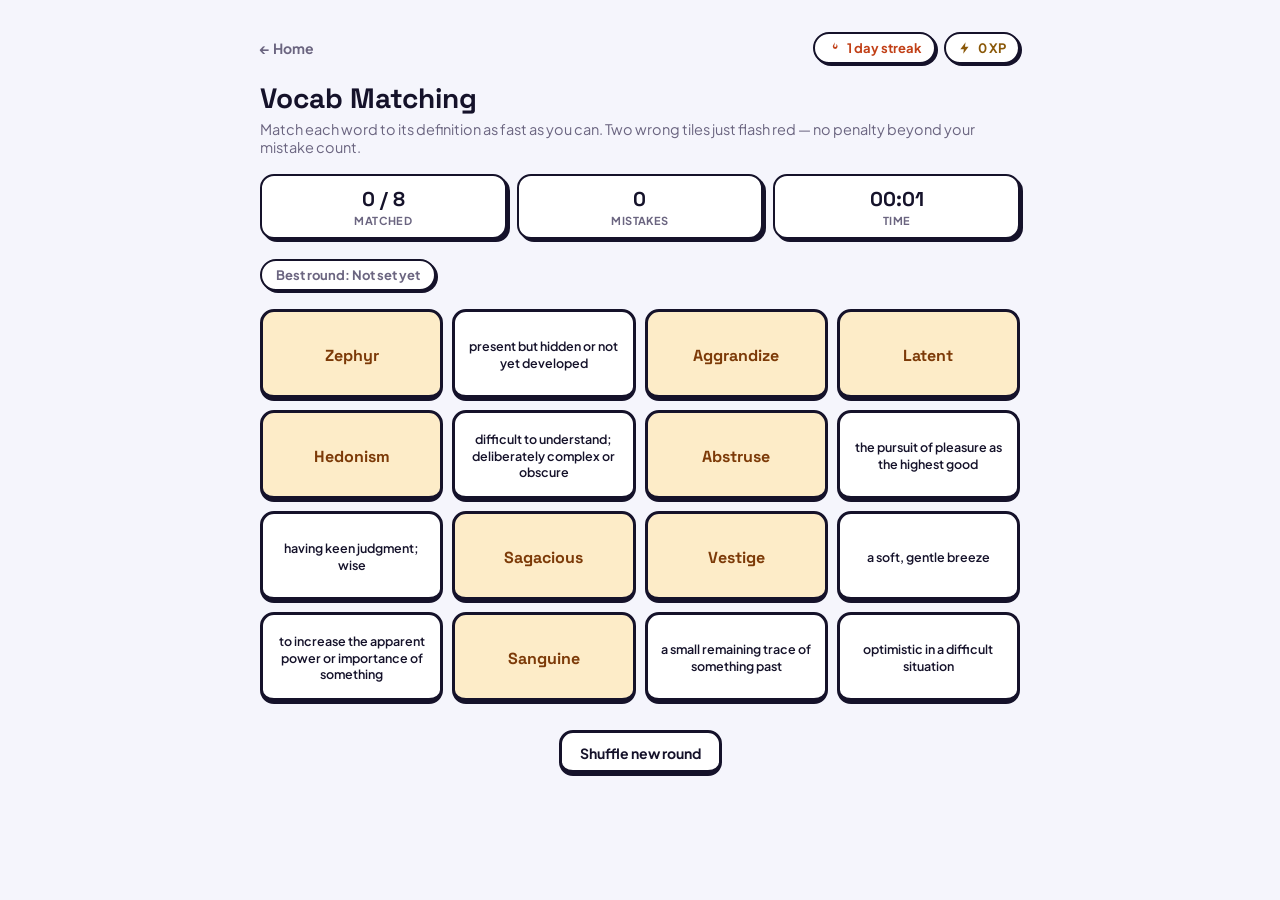
<file: vocab-match.html>
<!doctype html>
<html lang="en">
<head>
<meta charset="utf-8">
<meta name="viewport" content="width=device-width, initial-scale=1">
<title>Vocab Matching — GRE Study Hub</title>
<link rel="stylesheet" href="https://fonts.googleapis.com/css2?family=Space+Grotesk:wght@500;600;700&family=Plus+Jakarta+Sans:wght@400;500;600;700;800&display=swap">
<link rel="stylesheet" href="css/style.css?v=__BUILD_ID__">
</head>
<body class="section-games">
<div class="wrap">
<div class="inner">

<div class="topbar">
<a class="home-link" href="index.html">&larr; Home</a>
<div class="pillrow" id="gamify-header"></div>
</div>

<h1 style="font-size:28px;margin-bottom:4px;">Vocab Matching</h1>
<p style="color:var(--ink-soft);margin:0 0 18px 0;font-size:14.5px;">Match each word to its definition as fast as you can. Two wrong tiles just flash red — no penalty beyond your mistake count.</p>

<div class="mini-stats">
<div class="mini-stat"><div class="num" id="stat-matched">0 / 8</div><div class="label">Matched</div></div>
<div class="mini-stat"><div class="num" id="stat-mistakes">0</div><div class="label">Mistakes</div></div>
<div class="mini-stat"><div class="num" id="stat-time">0:00</div><div class="label">Time</div></div>
</div>

<div style="margin-bottom:18px;"><span class="stat-pill" id="best-line"></span></div>

<div id="match-banner" class="match-banner hidden">
<div>
<div class="headline">Nice work!</div>
<div class="sub" id="banner-text"></div>
</div>
<button class="start-btn inline" id="new-round-btn">Play again</button>
</div>

<div class="match-grid" id="match-grid"></div>

<div style="text-align:center;margin-top:26px;">
<button class="ctrl-btn" id="new-round-btn-bottom" onclick="document.getElementById('new-round-btn').click()">Shuffle new round</button>
</div>

</div>
</div>

<script src="js/data.js?v=__BUILD_ID__"></script>
<script src="js/gamify.js?v=__BUILD_ID__"></script>
<script>
  window.MATCH_CONFIG = {
    vocab: VOCAB,
    pairsPerRound: 8,
    bestKey: 'gre_match_best'
  };
</script>
<script src="js/match-game.js?v=__BUILD_ID__"></script>
</body>
</html>
</file>
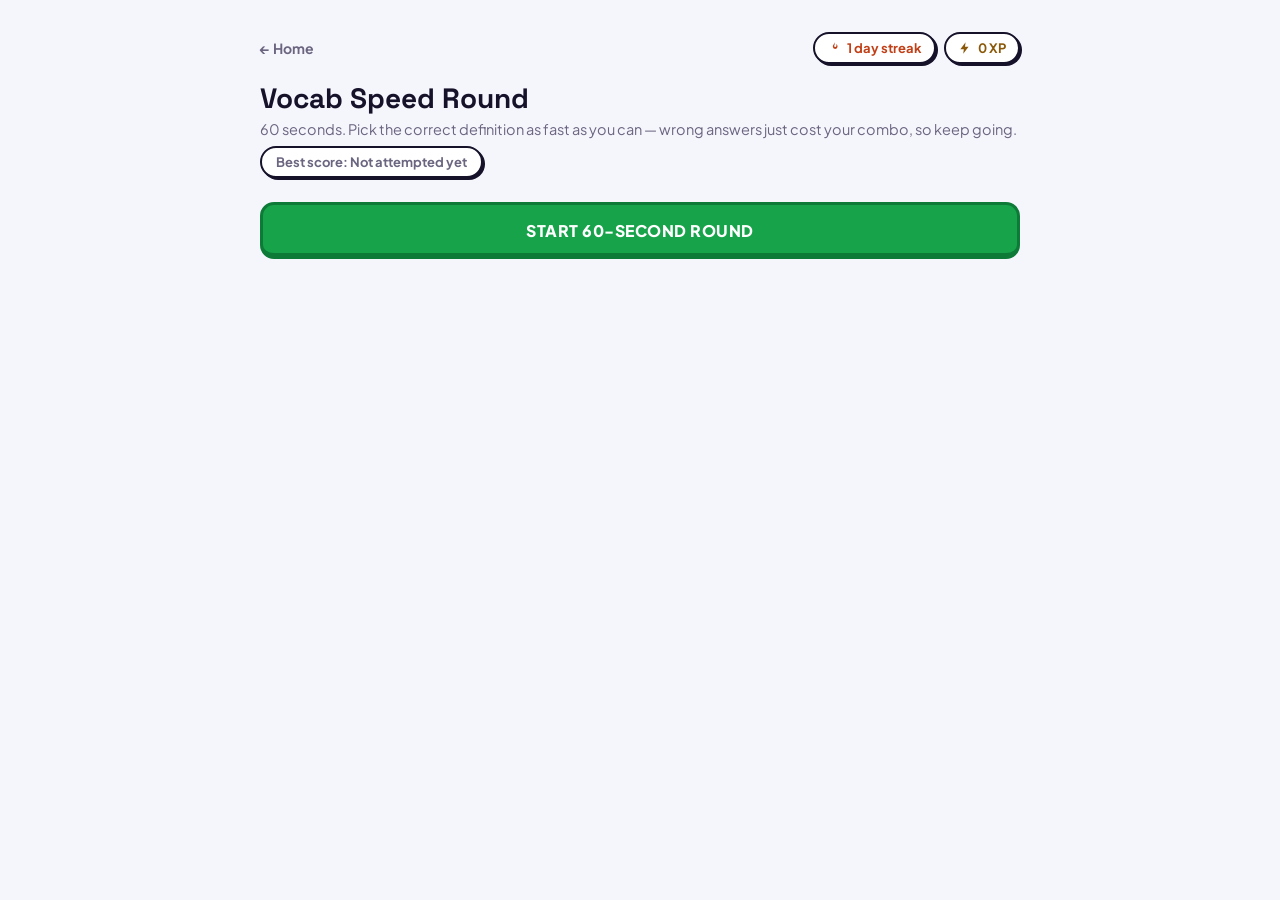
<file: vocab-speed.html>
<!doctype html>
<html lang="en">
<head>
<meta charset="utf-8">
<meta name="viewport" content="width=device-width, initial-scale=1">
<title>Vocab Speed Round — GRE Study Hub</title>
<link rel="stylesheet" href="https://fonts.googleapis.com/css2?family=Space+Grotesk:wght@500;600;700&family=Plus+Jakarta+Sans:wght@400;500;600;700;800&display=swap">
<link rel="stylesheet" href="css/style.css?v=__BUILD_ID__">
</head>
<body class="section-games">
<div class="wrap">
<div class="inner">

<div class="topbar">
<a class="home-link" href="index.html">&larr; Home</a>
<div class="pillrow" id="gamify-header"></div>
</div>

<div id="screen-setup">
<h1 style="font-size:28px;margin-bottom:4px;">Vocab Speed Round</h1>
<p style="color:var(--ink-soft);margin:0 0 8px 0;font-size:14.5px;">60 seconds. Pick the correct definition as fast as you can — wrong answers just cost your combo, so keep going.</p>
<div style="margin-bottom:24px;"><span class="stat-pill" id="best-line"></span></div>
<button class="start-btn" id="start-btn">Start 60-second round</button>
</div>

<div id="screen-play" class="hidden">
<div class="speed-timer-track"><div class="speed-timer-fill" id="speed-timer-fill" style="width:100%;"></div></div>
<div style="display:flex;justify-content:space-between;align-items:center;margin-bottom:6px;font-size:13px;font-weight:800;color:var(--ink-soft);">
<div id="speed-timer-text">60s</div>
<div>Score: <span id="speed-score-text" style="color:var(--ink);">0</span></div>
<div id="speed-combo-text" style="color:var(--streak-dark);">0x combo</div>
</div>

<div class="speed-word-card">
<div class="speed-word" id="speed-word"></div>
<div class="speed-sub">Which definition matches this word?</div>
</div>

<div id="speed-choices"></div>
</div>

<div id="screen-results" class="hidden">
<div style="text-align:center;margin-bottom:28px;">
<div id="final-score" style="font-family:'Space Grotesk',sans-serif;font-size:48px;font-weight:700;color:var(--section);"></div>
<div id="final-detail" style="font-size:15px;color:var(--ink-soft);margin-top:6px;font-weight:600;"></div>
<div id="xp-earned-text" style="font-size:13px;color:var(--xp-dark);margin-top:8px;font-weight:800;"></div>
<div style="display:flex;justify-content:center;gap:12px;margin-top:20px;">
<button class="ctrl-btn" id="restart-btn">Back to start</button>
</div>
</div>
</div>

</div>
</div>

<script src="js/data.js?v=__BUILD_ID__"></script>
<script src="js/gamify.js?v=__BUILD_ID__"></script>
<script>
  window.SPEED_CONFIG = {
    vocab: VOCAB,
    roundSeconds: 60,
    bestKey: 'gre_speed_best'
  };
</script>
<script src="js/speed-game.js?v=__BUILD_ID__"></script>
</body>
</html>
</file>
<file: css/style.css>
/* GRE Study Hub — shared design system */

:root{
  --bg:#F5F5FC; --surface:#FFFFFF; --ink:#15122A; --ink-soft:#6B6580; --line:#E7E4F5;
  --primary:#5B4FE9; --primary-dark:#3E33B8; --primary-soft:#ECEBFF;
  --verbal:#5B4FE9; --verbal-dark:#3E33B8; --verbal-soft:#ECEBFF;
  --quant:#0B6B62; --quant-dark:#084F49; --quant-soft:#DDF5F2;
  --games:#B45309; --games-dark:#7C3A08; --games-soft:#FDECC8;
  --mock:#1E3A5F; --mock-dark:#142A45; --mock-soft:#E3EBF3;
  --good:#16A34A; --good-dark:#0E7A38; --good-soft:#DDF7E6;
  --bad:#F43F5E; --bad-dark:#BE123C; --bad-soft:#FFE3E8;
  --xp:#F5A623; --xp-dark:#8A5808; --xp-soft:#FFF3DE;
  --streak:#FB6B3A; --streak-dark:#C13F16; --streak-soft:#FFE7DD;
  --section:var(--primary); --section-dark:var(--primary-dark); --section-soft:var(--primary-soft);
}
body.section-verbal{ --section:var(--verbal); --section-dark:var(--verbal-dark); --section-soft:var(--verbal-soft); }
body.section-quant{ --section:var(--quant); --section-dark:var(--quant-dark); --section-soft:var(--quant-soft); }
body.section-games{ --section:var(--games); --section-dark:var(--games-dark); --section-soft:var(--games-soft); }
body.section-mock{ --section:var(--mock); --section-dark:var(--mock-dark); --section-soft:var(--mock-soft); }

*{box-sizing:border-box;}
body{margin:0;background:var(--bg);color:var(--ink);font-family:'Plus Jakarta Sans',sans-serif;}
h1,h2,h3{font-family:'Space Grotesk',sans-serif;font-weight:700;margin:0;}
a{color:var(--section-dark);}
button{font-family:inherit;cursor:pointer;}
input,label{font-family:inherit;}

.wrap{width:100%;min-height:100vh;display:flex;flex-direction:column;align-items:center;padding:32px 24px 80px;}
.inner{width:100%;max-width:760px;}
.inner-wide{width:100%;max-width:940px;}

.topbar{display:flex;justify-content:space-between;align-items:center;margin-bottom:16px;flex-wrap:wrap;gap:10px;}
.home-link{font-size:14px;color:var(--ink-soft);text-decoration:none;font-weight:700;}
.pillrow{display:flex;gap:8px;}

.pill{display:inline-flex;align-items:center;gap:6px;background:var(--surface);border:2px solid var(--ink);border-radius:999px;padding:6px 12px;font-weight:700;font-size:13px;box-shadow:2px 2px 0 var(--ink);}
.pill.big{padding:7px 14px;font-size:14px;box-shadow:3px 3px 0 var(--ink);}
.icon{display:block;}

/* Home tiles */
.tile{display:block;border-radius:20px;padding:26px;text-decoration:none;color:#fff;border:2px solid var(--ink);box-shadow:5px 5px 0 var(--ink);transition:transform .08s, box-shadow .08s;position:relative;overflow:hidden;}
.tile:hover{transform:translate(-2px,-2px);box-shadow:7px 7px 0 var(--ink);}
.tile:active{transform:translate(1px,1px);box-shadow:2px 2px 0 var(--ink);}
.tile-verbal{background:var(--verbal);}
.tile-quant{background:var(--quant);}
.tile-games{background:var(--games);}
.tile-mock{background:var(--mock);}
.tile .kicker{font-size:11.5px;letter-spacing:.1em;text-transform:uppercase;opacity:.85;margin-bottom:6px;font-weight:700;}
.tile h2{font-size:23px;margin-bottom:8px;color:#fff;}
.tile p{opacity:.92;font-size:14.5px;line-height:1.5;margin:0 0 14px 0;}
.tile .cta{font-weight:700;font-size:14px;}

.statbox{background:var(--surface);border:2px solid var(--ink);border-radius:16px;padding:16px 18px;text-align:center;box-shadow:4px 4px 0 var(--ink);}
.statbox .num{font-family:'Space Grotesk',sans-serif;font-size:26px;font-weight:700;}
.statbox .label{font-size:12.5px;color:var(--ink-soft);margin-top:4px;font-weight:600;}

.infobox{background:var(--surface);border:2px solid var(--ink);border-radius:16px;padding:20px 24px;font-size:13.5px;color:var(--ink-soft);line-height:1.6;box-shadow:4px 4px 0 var(--ink);}
.reset-link{background:none;border:none;color:var(--ink-soft);font-size:13px;text-decoration:underline;font-weight:600;}

/* Progress bar */
.progress-track{height:14px;background:var(--surface);border:2px solid var(--ink);border-radius:999px;overflow:hidden;}
.progress-track.thin{height:12px;}
.progress-fill{height:100%;background:var(--section);transition:width .3s;}

/* Flashcards */
.flip-outer{perspective:1400px;cursor:pointer;background:none;border:none;padding:0;width:100%;display:block;text-align:left;font:inherit;color:inherit;position:relative;}
.flash-card{position:relative;width:100%;height:300px;transform-style:preserve-3d;transition:transform .45s cubic-bezier(.2,.8,.3,1);}
.flash-card.flipped{transform:rotateY(180deg);}
.flip-face{position:absolute;inset:0;backface-visibility:hidden;border-radius:20px;border:3px solid var(--ink);background:var(--surface);display:flex;flex-direction:column;align-items:center;justify-content:center;text-align:center;padding:32px;box-shadow:6px 6px 0 var(--ink);overflow:auto;}
.flip-face.front-face{background:var(--section-soft);}
.flip-back{transform:rotateY(180deg);}
.burst{position:absolute;top:-14px;right:-6px;background:var(--xp);border:2px solid var(--ink);border-radius:999px;padding:3px 10px;font-size:12px;font-weight:800;color:var(--ink);animation:pop .6s ease-out;pointer-events:none;}
@keyframes pop{0%{transform:scale(.3) translateY(6px);opacity:0;}40%{transform:scale(1.15);opacity:1;}100%{transform:scale(1) translateY(-6px);opacity:0;}}
.hidden{display:none !important;}

/* Buttons */
.ctrl-btn{border:3px solid var(--ink);background:var(--surface);color:var(--ink);border-radius:14px;padding:11px 18px 8px;font-size:14px;font-weight:700;border-bottom-width:6px;transition:transform .05s, border-bottom-width .05s;min-height:44px;}
.ctrl-btn:active{transform:translateY(3px);border-bottom-width:3px;}
.act-btn{border:3px solid var(--ink);border-radius:14px;padding:13px 26px 10px;font-size:15px;font-weight:800;color:#fff;border-bottom-width:6px;transition:transform .05s, border-bottom-width .05s;text-transform:uppercase;letter-spacing:.03em;}
.act-btn:active{transform:translateY(3px);border-bottom-width:3px;}
.act-btn.good{background:var(--good);border-color:var(--good-dark);}
.act-btn.bad{background:var(--bad);border-color:var(--bad-dark);}
.start-btn{border:3px solid var(--good-dark);border-radius:14px;padding:15px 28px 12px;font-size:16px;font-weight:800;color:#fff;background:var(--good);width:100%;border-bottom-width:6px;transition:transform .05s, border-bottom-width .05s;text-transform:uppercase;letter-spacing:.03em;}
.start-btn:active{transform:translateY(3px);border-bottom-width:3px;}
.start-btn.inline{width:auto;padding:11px 24px 8px;text-transform:none;letter-spacing:normal;}

/* Quiz */
.filter-btn{border:3px solid var(--ink);background:var(--surface);color:var(--ink);border-radius:14px;padding:13px 16px 10px;font-size:14px;font-weight:700;text-align:left;width:100%;border-bottom-width:6px;transition:transform .05s, border-bottom-width .05s;}
.filter-btn:active{transform:translateY(3px);border-bottom-width:3px;}
.filter-btn.active{border-color:var(--section-dark);background:var(--section-soft);color:var(--section-dark);}
.filter-btn.set-btn-hard.active{border-color:var(--bad-dark);background:var(--bad-soft);color:var(--bad-dark);}
.filter-count{display:block;font-weight:600;font-size:12.5px;color:var(--ink-soft);margin-top:2px;}

.choice{display:block;width:100%;text-align:left;border:3px solid var(--ink);background:var(--surface);border-radius:14px;padding:14px 16px 11px;font-size:15px;line-height:1.5;margin-bottom:10px;color:var(--ink);border-bottom-width:5px;transition:transform .05s, border-bottom-width .05s;}
.choice:active{transform:translateY(2px);border-bottom-width:3px;}
.choice.selected{border-color:var(--section-dark);background:var(--section-soft);}
.choice.correct{border-color:var(--good-dark);background:var(--good-soft);}
.choice.incorrect{border-color:var(--bad-dark);background:var(--bad-soft);}
.choice.dim{opacity:.5;}

.context-box{background:var(--surface);border:3px solid var(--ink);border-radius:16px;padding:18px 20px;margin-bottom:18px;font-size:15px;line-height:1.6;white-space:pre-line;box-shadow:5px 5px 0 var(--ink);}
.context-box .label{font-weight:800;margin-bottom:6px;color:var(--section-dark);}

.badge{display:inline-block;font-size:12px;font-weight:800;padding:4px 12px;border-radius:999px;text-transform:uppercase;letter-spacing:.03em;}
.badge-good{background:var(--good-soft);color:var(--good-dark);border:2px solid var(--good-dark);}
.badge-bad{background:var(--bad-soft);color:var(--bad-dark);border:2px solid var(--bad-dark);}

.review-card{background:var(--surface);border:3px solid var(--ink);border-radius:16px;padding:20px;margin-bottom:16px;box-shadow:5px 5px 0 var(--ink);}
.review-card .kicker{font-size:12px;letter-spacing:.06em;text-transform:uppercase;color:var(--ink-soft);font-weight:800;}
.review-card .field-label{font-size:13px;color:var(--ink-soft);font-weight:800;margin-bottom:2px;}
.review-card .field-value{font-size:14px;margin-bottom:10px;}

.stat-pill{background:var(--surface);border:2px solid var(--ink);border-radius:999px;padding:6px 14px;font-size:13px;color:var(--ink-soft);font-weight:700;box-shadow:2px 2px 0 var(--ink);display:inline-block;}
.star{display:inline-block;margin:0 3px;}

/* Quiz attempt history (setup screen) */
.history-card{background:var(--surface);border:2px solid var(--ink);border-radius:14px;padding:12px 16px;margin-bottom:10px;box-shadow:3px 3px 0 var(--ink);display:flex;justify-content:space-between;align-items:center;gap:12px;}
.history-meta{font-size:12px;color:var(--ink-soft);font-weight:700;text-transform:uppercase;letter-spacing:.03em;margin-bottom:3px;}
.history-score{font-size:16px;font-weight:800;}
.history-pct{font-size:13px;color:var(--ink-soft);font-weight:600;}
.history-review-btn{padding:8px 16px 6px;font-size:13px;flex-shrink:0;}
#history-empty{font-size:14px;color:var(--ink-soft);font-weight:600;}

/* Flashcard view toggle + full-list browse mode */
.view-toggle{display:flex;gap:8px;margin-bottom:20px;}
.view-toggle-btn{border:3px solid var(--ink);background:var(--surface);color:var(--ink);border-radius:14px;padding:10px 18px 8px;font-size:13.5px;font-weight:800;border-bottom-width:5px;transition:transform .05s, border-bottom-width .05s;cursor:pointer;}
.view-toggle-btn:active{transform:translateY(2px);border-bottom-width:3px;}
.view-toggle-btn.active{border-color:var(--section-dark);background:var(--section-soft);color:var(--section-dark);}

.list-search-input{flex:1;min-width:160px;padding:11px 14px;border:2px solid var(--ink);border-radius:12px;font-size:14px;font-family:inherit;color:var(--ink);background:var(--surface);}
.list-search-input:focus{outline:none;border-color:var(--section-dark);}

.word-row{background:var(--surface);border:2px solid var(--ink);border-radius:12px;padding:11px 14px;margin-bottom:8px;box-shadow:2px 2px 0 var(--ink);}
.word-row.known{border-color:var(--good-dark);}
.word-row-top{display:flex;align-items:center;gap:12px;cursor:pointer;}
.word-check{display:flex;align-items:center;flex-shrink:0;}
.word-check input{width:18px;height:18px;cursor:pointer;accent-color:var(--good-dark);}
.word-row-main{flex:1;display:flex;flex-direction:column;min-width:0;}
.word-row-title{font-weight:800;font-size:15px;}
.word-row-sub{font-size:12.5px;color:var(--ink-soft);font-style:italic;margin-top:1px;}
.word-row-caret{font-size:11px;color:var(--ink-soft);flex-shrink:0;}
.word-row-detail{margin-top:10px;padding-top:10px;border-top:2px dashed var(--ink);font-size:14px;line-height:1.55;}
.word-row-example{margin-top:8px;font-size:13.5px;color:var(--ink-soft);font-style:italic;}
#word-list-empty{font-size:14px;color:var(--ink-soft);font-weight:600;text-align:center;padding:24px 0;}

/* Mock exam */
.exam-banner{background:var(--section);color:#fff;border:2px solid var(--ink);border-radius:16px;padding:14px 18px;margin-bottom:20px;box-shadow:4px 4px 0 var(--ink);display:flex;justify-content:space-between;align-items:center;gap:12px;flex-wrap:wrap;}
.exam-banner .exam-section-name{font-weight:800;font-size:15px;}
.exam-banner .exam-section-sub{font-size:12.5px;opacity:.85;margin-top:2px;}
.exam-banner .exam-timer{font-family:'Space Grotesk',sans-serif;font-size:22px;font-weight:700;white-space:nowrap;}
.exam-banner .exam-timer.low{color:#FFD9DF;}

.exam-nav-grid{display:flex;flex-wrap:wrap;gap:6px;margin-bottom:20px;}
.exam-nav-btn{width:36px;height:36px;border:2px solid var(--ink);border-radius:9px;background:var(--surface);color:var(--ink);font-size:12.5px;font-weight:800;display:flex;align-items:center;justify-content:center;padding:0;}
.exam-nav-btn.answered{background:var(--section-soft);border-color:var(--section-dark);color:var(--section-dark);}
.exam-nav-btn.current{border-color:var(--ink);box-shadow:2px 2px 0 var(--ink);background:var(--section);color:#fff;}

.exam-disclaimer{background:var(--xp-soft);border:2px solid var(--xp-dark);border-radius:14px;padding:14px 18px;font-size:13px;color:var(--ink);line-height:1.55;margin-bottom:22px;}
.exam-disclaimer strong{color:var(--xp-dark);}

.score-card-row{display:grid;grid-template-columns:repeat(2,minmax(0,1fr));gap:14px;margin-bottom:18px;}
.score-card{background:var(--surface);border:3px solid var(--ink);border-radius:18px;padding:20px;text-align:center;box-shadow:5px 5px 0 var(--ink);}
.score-card .score-label{font-size:12px;letter-spacing:.06em;text-transform:uppercase;color:var(--ink-soft);font-weight:800;margin-bottom:8px;}
.score-card .score-big{font-family:'Space Grotesk',sans-serif;font-size:40px;font-weight:700;}
.score-card .score-raw{font-size:13px;color:var(--ink-soft);font-weight:700;margin-top:4px;}
.score-card .score-pct{font-size:12.5px;color:var(--ink-soft);margin-top:6px;}

.exam-section-header{display:flex;justify-content:space-between;align-items:center;cursor:pointer;background:var(--surface);border:3px solid var(--ink);border-radius:16px;padding:16px 20px;margin-bottom:12px;box-shadow:4px 4px 0 var(--ink);}
.exam-section-header .name{font-weight:800;font-size:15px;}
.exam-section-header .score{font-size:14px;font-weight:700;color:var(--ink-soft);}
.exam-section-header .caret{font-size:12px;color:var(--ink-soft);}
.exam-section-body{margin-bottom:22px;}

.mock-history-card{background:var(--surface);border:2px solid var(--ink);border-radius:14px;padding:14px 16px;margin-bottom:10px;box-shadow:3px 3px 0 var(--ink);display:flex;justify-content:space-between;align-items:center;gap:12px;flex-wrap:wrap;}
.mock-history-meta{font-size:12px;color:var(--ink-soft);font-weight:700;text-transform:uppercase;letter-spacing:.03em;margin-bottom:4px;}
.mock-history-scores{font-size:14px;font-weight:800;}

/* Mini stat row (used on game pages) */
.mini-stats{display:grid;grid-template-columns:repeat(3,minmax(0,1fr));gap:10px;margin-bottom:20px;}
.mini-stat{background:var(--surface);border:2px solid var(--ink);border-radius:14px;padding:10px 8px;text-align:center;box-shadow:3px 3px 0 var(--ink);}
.mini-stat .num{font-family:'Space Grotesk',sans-serif;font-size:20px;font-weight:700;}
.mini-stat .label{font-size:11px;color:var(--ink-soft);font-weight:700;text-transform:uppercase;letter-spacing:.04em;margin-top:2px;}

/* Matching game */
.match-banner{background:var(--good-soft);border:3px solid var(--good-dark);border-radius:16px;padding:16px 18px;margin-bottom:18px;box-shadow:5px 5px 0 var(--ink);display:flex;justify-content:space-between;align-items:center;gap:12px;flex-wrap:wrap;}
.match-banner .headline{font-family:'Space Grotesk',sans-serif;font-weight:700;font-size:17px;color:var(--good-dark);}
.match-banner .sub{font-size:13px;color:var(--ink-soft);font-weight:600;}
.match-grid{display:grid;grid-template-columns:repeat(2,minmax(0,1fr));gap:9px;}
@media(min-width:640px){.match-grid{grid-template-columns:repeat(4,minmax(0,1fr));}}
.match-tile{border:3px solid var(--ink);background:var(--surface);border-radius:14px;padding:12px 10px 9px;min-height:92px;display:flex;align-items:center;justify-content:center;text-align:center;border-bottom-width:6px;transition:transform .05s, border-bottom-width .05s, opacity .25s, background .15s;}
.match-tile:not(.matched):active{transform:translateY(2px);border-bottom-width:3px;}
.match-tile.word{background:var(--section-soft);color:var(--section-dark);font-family:'Space Grotesk',sans-serif;font-size:16px;font-weight:700;}
.match-tile.def{font-weight:600;font-size:12.5px;line-height:1.35;color:var(--ink);}
.match-tile.selected{border-color:var(--xp-dark);box-shadow:inset 0 0 0 3px var(--xp);}
.match-tile.matched{background:var(--good-soft);border-color:var(--good-dark);opacity:.45;}
.match-tile.wrong{background:var(--bad-soft);border-color:var(--bad-dark);}

/* Speed round */
.speed-timer-track{height:16px;background:var(--surface);border:2px solid var(--ink);border-radius:999px;overflow:hidden;margin-bottom:22px;}
.speed-timer-fill{height:100%;background:var(--streak);transition:width .9s linear;}
.speed-word-card{background:var(--section-soft);border:3px solid var(--ink);border-radius:20px;padding:30px 24px;text-align:center;margin-bottom:20px;box-shadow:6px 6px 0 var(--ink);}
.speed-word{font-family:'Space Grotesk',sans-serif;font-size:32px;font-weight:700;color:var(--section-dark);}
.speed-sub{font-size:13px;color:var(--ink-soft);margin-top:6px;font-weight:600;}
.choice.locked{pointer-events:none;}
</file>
